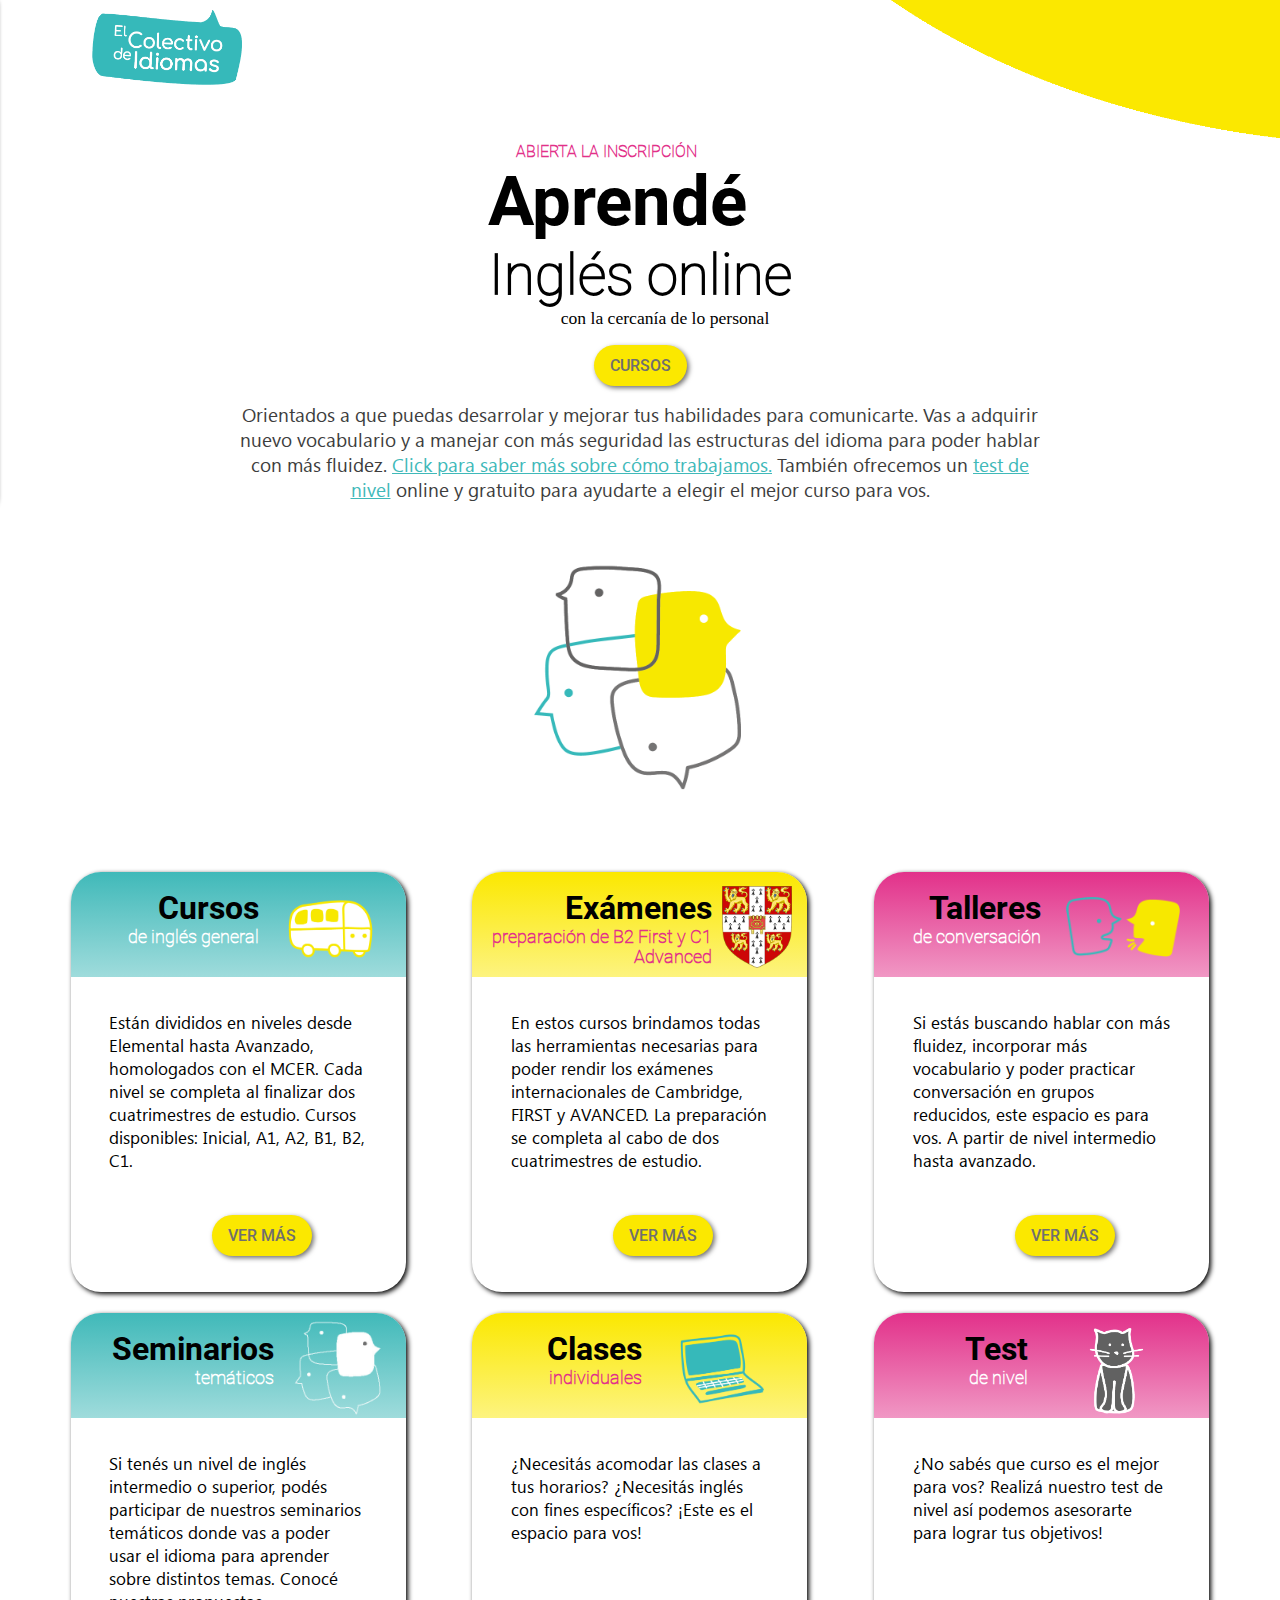
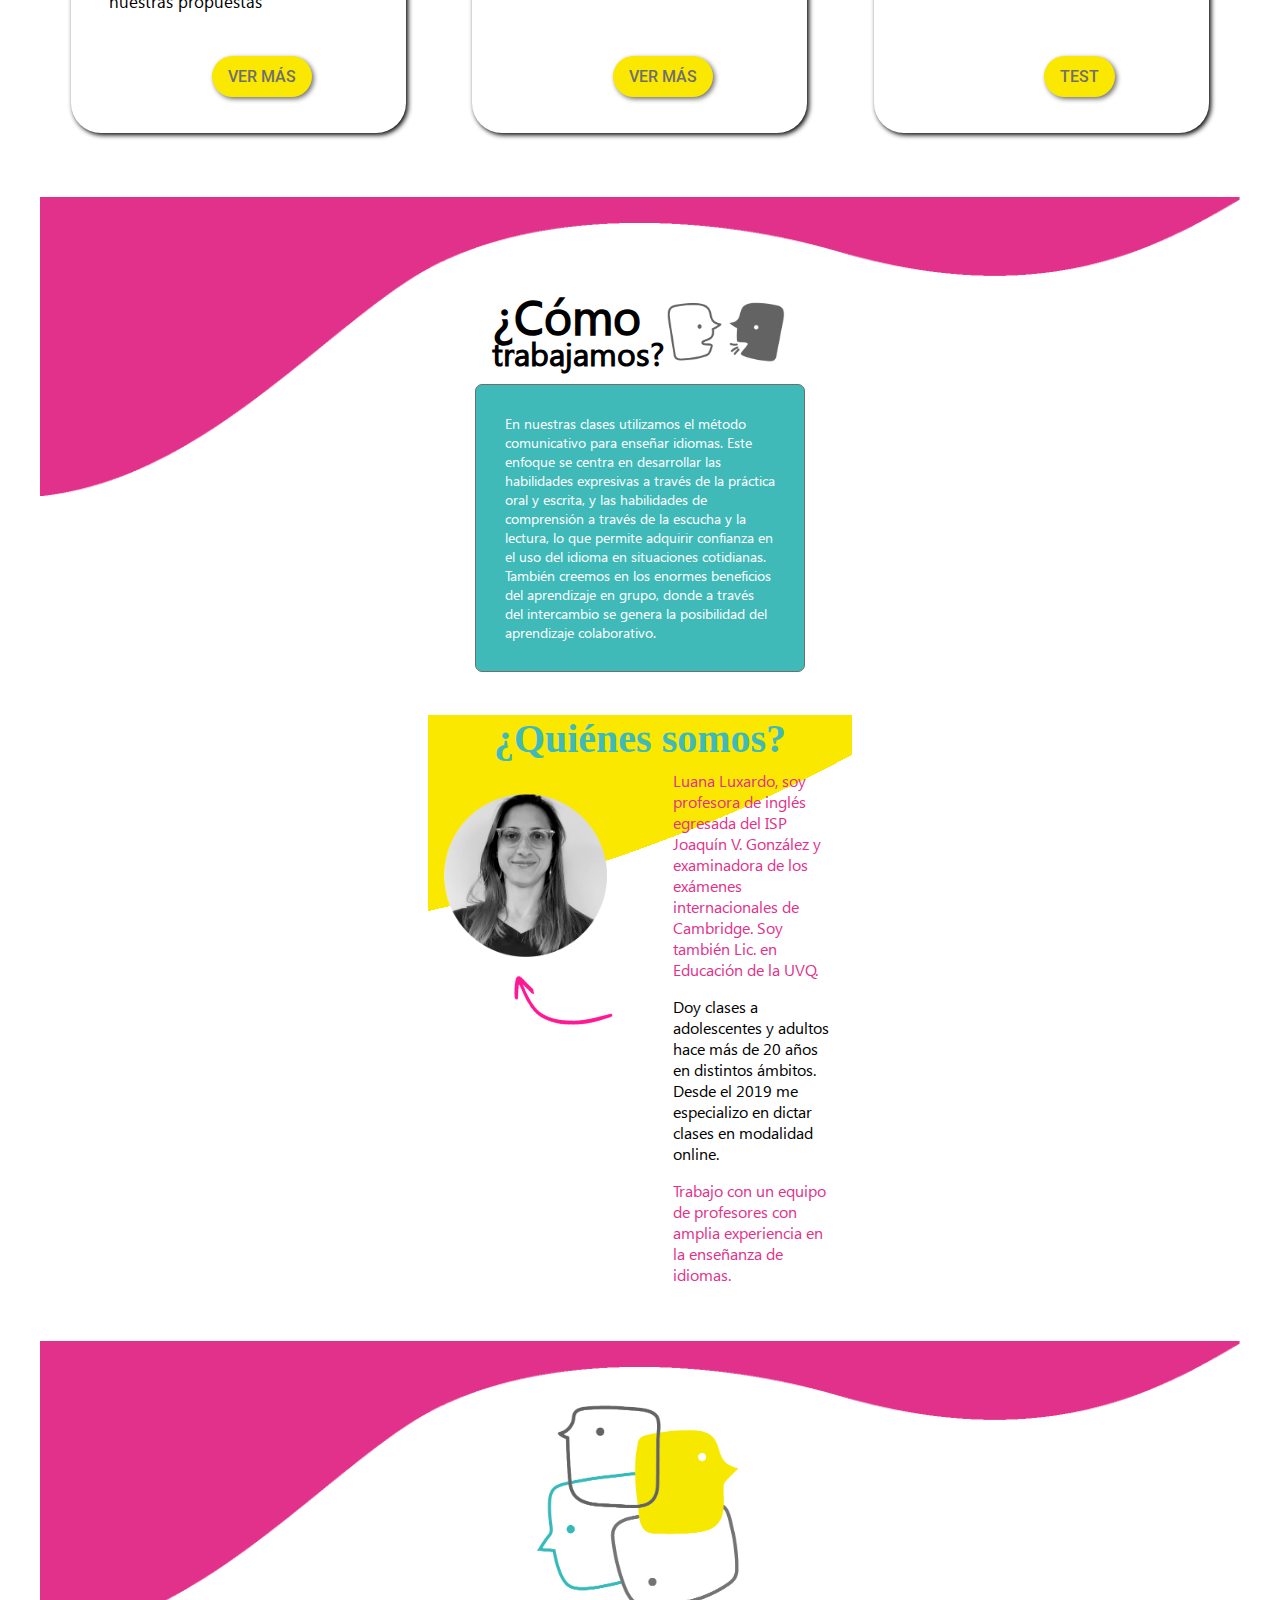
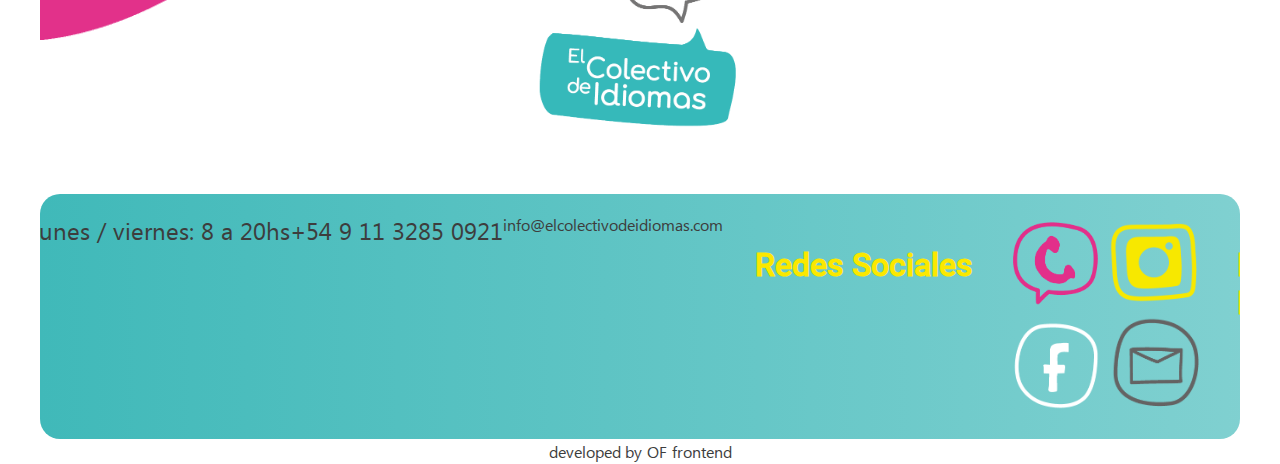
<file: index.html>
<!DOCTYPE html>
<html lang="es">

<head>
  <meta charset="UTF-8" />
  <meta name="viewport" content="width=device-width, initial-scale=1.0" />
  <link rel="stylesheet" href="https://cdnjs.cloudflare.com/ajax/libs/font-awesome/6.4.0/css/all.min.css"
    integrity="sha512-iecdLmaskl7CVkqkXNQ/ZH/XLlvWZOJyj7Yy7tcenmpD1ypASozpmT/E0iPtmFIB46ZmdtAc9eNBvH0H/ZpiBw=="
    crossorigin="anonymous" referrerpolicy="no-referrer" />
  <link rel="stylesheet" href="./css/styles.css" />
  <title>El colectivo de Idiomas</title>
</head>

<body>
  <header>
    <nav>
      <i class="fas fa-solid fa-bars dropdown-icon" id="dropdownIcon"></i>
      <img class="logo" src="img/Logo_ECDI-transparente-03-solo-nombre.png" alt="" />
      <h1 class="clipped">El colectivo de Idiomas</h1>
    </nav>
    <div class="dropdown" id="dropdownContainer">
      <ul class="dropdown__list"></ul>
    </div>
  </header>
  <main>
    <section class="tittle">
      <h3 class="tittle__first">abierta la inscripción</h3>
      <h2 class="tittle__main">aprendé</h2>
      <h2 class="tittle__main--two">Inglés online</h2>
      <span class="tittle__span">con la cercanía de lo personal</span>
      <a href="#coursesCardContainer2" id="courses__btn" class="btn">cursos</a>
      <p class="tittle__paragraph">
        Orientados a que puedas desarrolar y mejorar tus habilidades para
        comunicarte. Vas a adquirir nuevo vocabulario y a manejar con más
        seguridad las estructuras del idioma para poder hablar con más
        fluidez.
        <a href="#learnSection">Click para saber más sobre cómo trabajamos.</a>
        También ofrecemos un
        <a href="./pages/test-de-nivel.html">test de nivel</a> online y
        gratuito para ayudarte a elegir el mejor curso para vos.
      </p>
      <img src="img/Logo_ECDI-transparente-02-solo-caras.png" alt="Logo de El Colectivo de Idiomas" />
    </section>
    <section class="courses">
      <div id="coursesCardContainer2"></div>
      <article class="courses__cards" id="coursesCardContainer"></article>
      <article class="courses__levels" id="cardContainer"></article>
    </section>
    <section class="learn" id="learnSection">
      <!-- <img class="learn__bg" src="./img/violeta.png" alt="" id="learnSection" /> -->
      <article>
        <div class="learn__tittles">
          <h2>¿Cómo<br /><span> trabajamos?</span></h2>
          <div>
            <img class="learn__tittles--chat" src="./img/perfil-vacio.png" alt="" />
            <img class="learn__tittles--chat" src="./img/perfil-relleno.png" alt="" />
          </div>
        </div>
        <p>
          En nuestras clases utilizamos el método comunicativo para enseñar
          idiomas. Este enfoque se centra en desarrollar las habilidades
          expresivas a través de la práctica oral y escrita, y las habilidades
          de comprensión a través de la escucha y la lectura, lo que permite
          adquirir confianza en el uso del idioma en situaciones cotidianas.
          <br />También creemos en los enormes beneficios del aprendizaje en
          grupo, donde a través del intercambio se genera la posibilidad del
          aprendizaje colaborativo.
        </p>
      </article>
    </section>
    <section class="about-us" id="aboutUs">
      <h2>¿Quiénes somos?</h2>
      <img class="about-us__bg" src="./img/amarillo_top.png" alt="" />
      <div class="about-us__container">
        <arcticle class="about-us__luana">
          <img class="about-us__luana--photo" src="./img/luana.png" alt="" />
          <div>
            <p>
              Luana Luxardo, soy profesora de inglés egresada del ISP Joaquín
              V. González y examinadora de los exámenes internacionales de
              Cambridge. Soy también Lic. en Educación de la UVQ.
            </p>
            <p>
              Doy clases a adolescentes y adultos hace más de 20 años en
              distintos ámbitos. Desde el 2019 me especializo en dictar clases
              en modalidad online.
            </p>
            <p style="color: #e2318a">
              Trabajo con un equipo de profesores con amplia experiencia en la
              enseñanza de idiomas.
            </p>
          </div>
          <img class="about-us__luana--arrow" src="./img/flecha.png" alt="" />
        </arcticle>
      </div>
    </section>
  </main>
  <footer class="footer">
    <div class="footer__logo">
      <img src="./img/Logo_ECDI-transparente.png" alt="" />
    </div>
    <div class="footer__info">
      <h3 class="footer__info--tittle">contacto</h3>
      <span class="footer__info--item" style="white-space: nowrap">lunes / viernes: 8 a 20hs</span>
      <span class="footer__info--item" style="white-space: nowrap">+54 9 11 3285 0921</span>
      <span class="footer__info--item email">info@elcolectivodeidiomas.com</span>
      <h3 class="footer__info--tittle" style="white-space: nowrap">
        Redes sociales
      </h3>
      <div class="footer__media">
        <a href="https://wa.me/5491132850921?text=Hola!%20Quisiera%20informaci%C3%B3n%20sobre%20los%20cursos%20de%20ingles."
          target="_blank"><img src="./img/whatsapp-rosa.png" alt="" /></a>
        <a href="https://www.instagram.com/elcolectivodeidiomas/" target="_blank"><img src="./img/ig.png" alt="" /></a>
        <a href="https://www.facebook.com/profile.php?id=100090341718972" target="_blank"><img
            src="./img/facebook.white.png" alt="" /></a>
        <a href="mailto:info@elcolectivodeidiomas.com"><img src="./img/mailto.grey.png" alt="" /></a>
      </div>
      <h3 class="footer__info--tittle">enlaces rápidos</h3>
      <ul class="footer__links">
        <li class="footer__links--item">home</li>
        <li class="footer__links--item">quienes somos</li>
        <li class="footer__links--item">cursos</li>
        <li class="footer__links--item">precios</li>
        <li class="footer__links--item">freebies</li>
      </ul>
    </div>
    <div class="footer__end">
      <p>developed by</p>
      <p>OF</p>
      <p>frontend</p>
    </div>
  </footer>
  <script src="./js/assets/dropdown_nav.js"></script>
  <script src="./js/assets/courses.js"></script>
  <script src="./js/main.js"></script>
</body>

</html>
</file>
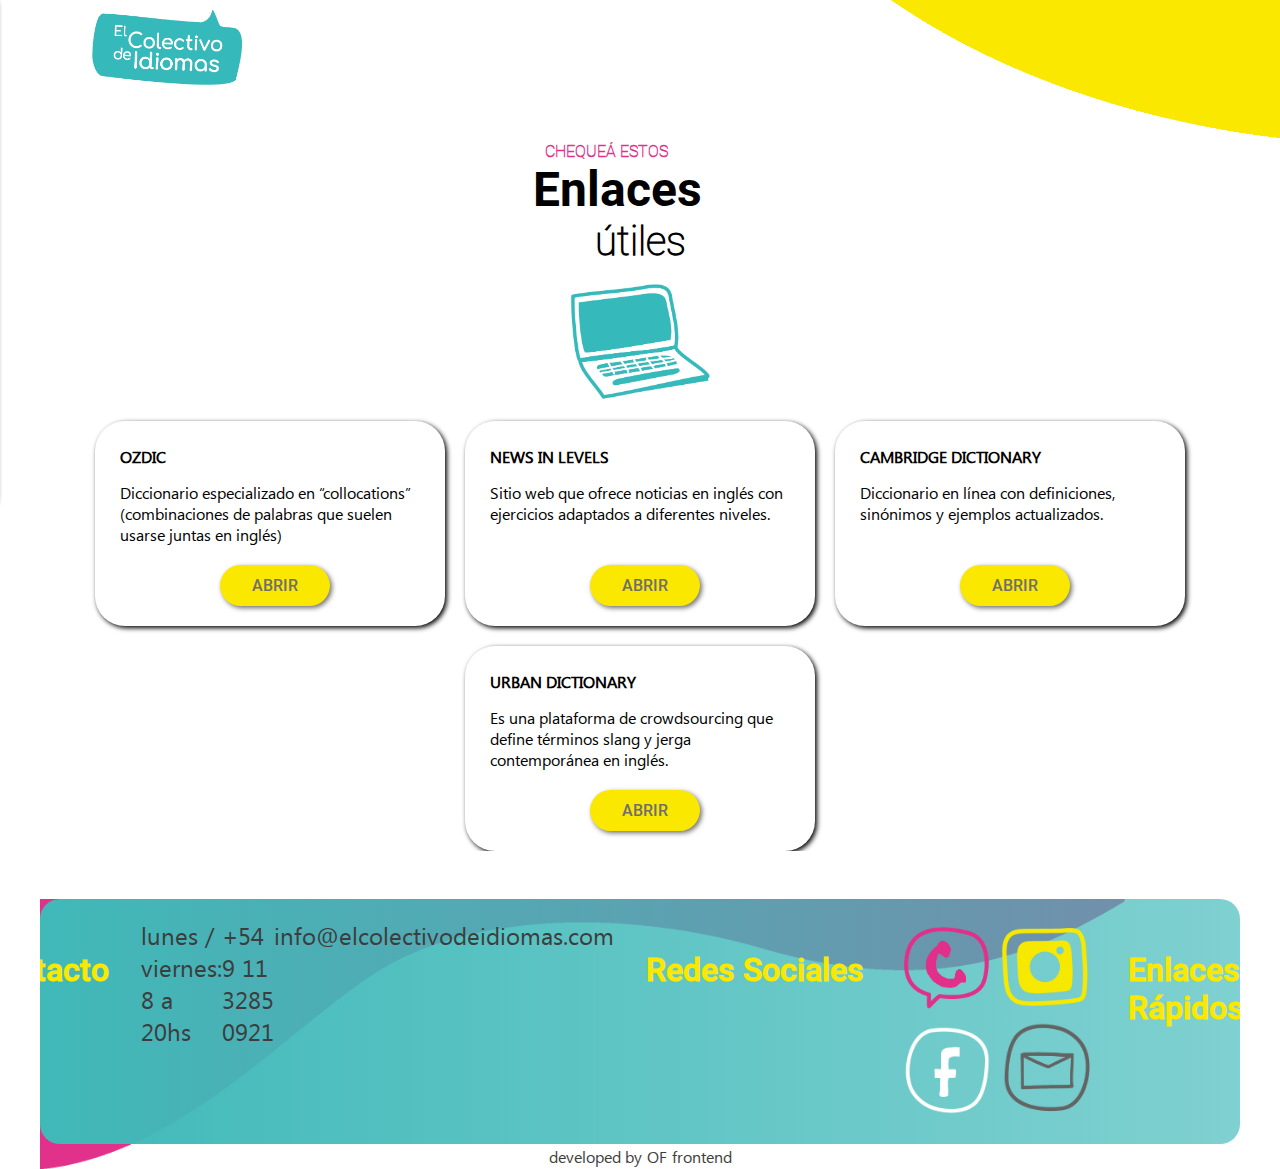
<file: pages/enlaces-utiles.html>
<!DOCTYPE html>
<html lang="es">

<head>
  <meta charset="UTF-8" />
  <meta name="viewport" content="width=device-width, initial-scale=1.0" />
  <link rel="stylesheet" href="https://cdnjs.cloudflare.com/ajax/libs/font-awesome/6.4.0/css/all.min.css"
    integrity="sha512-iecdLmaskl7CVkqkXNQ/ZH/XLlvWZOJyj7Yy7tcenmpD1ypASozpmT/E0iPtmFIB46ZmdtAc9eNBvH0H/ZpiBw=="
    crossorigin="anonymous" referrerpolicy="no-referrer" />
  <link rel="stylesheet" href="../css/styles.css" />
  <title>Enlaces útiles | Inglés | El colectivo de idiomas</title>
</head>

<body>
  <header>
    <nav class="cambridge">
      <i class="fas fa-solid fa-bars dropdown-icon" id="dropdownIcon"></i>
      <img class="logo" src="../img/Logo_ECDI-transparente-03-solo-nombre.png" alt="" />
      <h1 class="clipped">El colectivo de Idiomas</h1>
    </nav>
    <div class="dropdown" id="dropdownContainer">
      <ul class="dropdown__list"></ul>
    </div>
  </header>

  <main class="links">
    <section class="tittle">
      <h3 class="tittle__first">Chequeá estos</h3>
      <h2 class="tittle__main general">Enlaces</h2>
      <h2 class="tittle__main--two links__tittle">útiles</h2>
    </section>
    <div class="cambridge__logo">
      <img src="../img/laptop-verde.png" class="links__img" alt="" />
    </div>
    <section class="links__cards-container">
      <article class="link__card">
        <h4>OZDIC</h4>
        <p>
          Diccionario especializado en “collocations” (combinaciones de palabras que suelen usarse juntas en inglés)

        </p>
        <a href="https://ozdic.com/" target="_blank">Abrir</a>
      </article>
      <article class="link__card">
        <h4>News in levels</h4>
        <p>
          Sitio web que ofrece noticias en inglés con ejercicios adaptados a diferentes niveles.

        </p>
        <a href="https://www.newsinlevels.com/" target="_blank">Abrir</a>
      </article>
      <article class="link__card">
        <h4>Cambridge dictionary</h4>
        <p>
          Diccionario en línea con definiciones, sinónimos y ejemplos actualizados.

        </p>
        <a href="https://dictionary.cambridge.org/" target="_blank">Abrir</a>
      </article>
      <article class="link__card">
        <h4>Urban dictionary</h4>
        <p>
          Es una plataforma de crowdsourcing que define términos slang y jerga contemporánea en inglés.
        </p>
        <a href="https://www.urbandictionary.com/" target="_blank">Abrir</a>
      </article>
    </section>
  </main>
  <footer class="footer">
    <!-- <img class="footer__bg" src="./img/violeta.png" alt=""> -->
    <div class="footer__info">
      <h3 class="footer__info--tittle">contacto</h3>
      <span class="footer__info--item">lunes / viernes: 8 a 20hs</span>
      <span class="footer__info--item">+54 9 11 3285 0921</span>
      <span class="footer__info--item">info@elcolectivodeidiomas.com</span>
      <h3 class="footer__info--tittle" style="white-space: nowrap;">Redes sociales</h3>
      <div class="footer__media">
        <a href="https://wa.me/5491132850921?text=Hola!%20Quisiera%20informaci%C3%B3n%20sobre%20los%20cursos%20de%20ingles."
          target="_blank"><img src="../img/whatsapp-rosa.png" alt="" /></a>
        <a href="https://www.instagram.com/elcolectivodeidiomas/" target="_blank"><img src="../img/ig.png" alt="" /></a>
        <a href="https://www.facebook.com/profile.php?id=100090341718972" target="_blank"><img
            src="../img/facebook.white.png" alt="" /></a>
        <a href="mailto:info@elcolectivodeidiomas.com"><img src="../img/mailto.grey.png" alt="" /></a>
      </div>
      <h3 class="footer__info--tittle">enlaces rápidos</h3>
      <ul class="footer__links">
        <li class="footer__links--item">home</li>
        <li class="footer__links--item">quienes somos</li>
        <li class="footer__links--item">cursos</li>
        <li class="footer__links--item">precios</li>
        <li class="footer__links--item">freebies</li>
      </ul>

    </div>
    <div class="footer__end">
      <p>developed by </p>
      <p> OF </p>
      <p> frontend</p>
    </div>
  </footer>
  <script src="../js/assets/dropdown_nav.js"></script>
  <script src="../js/main.js"></script>
</body>

</html>
</file>
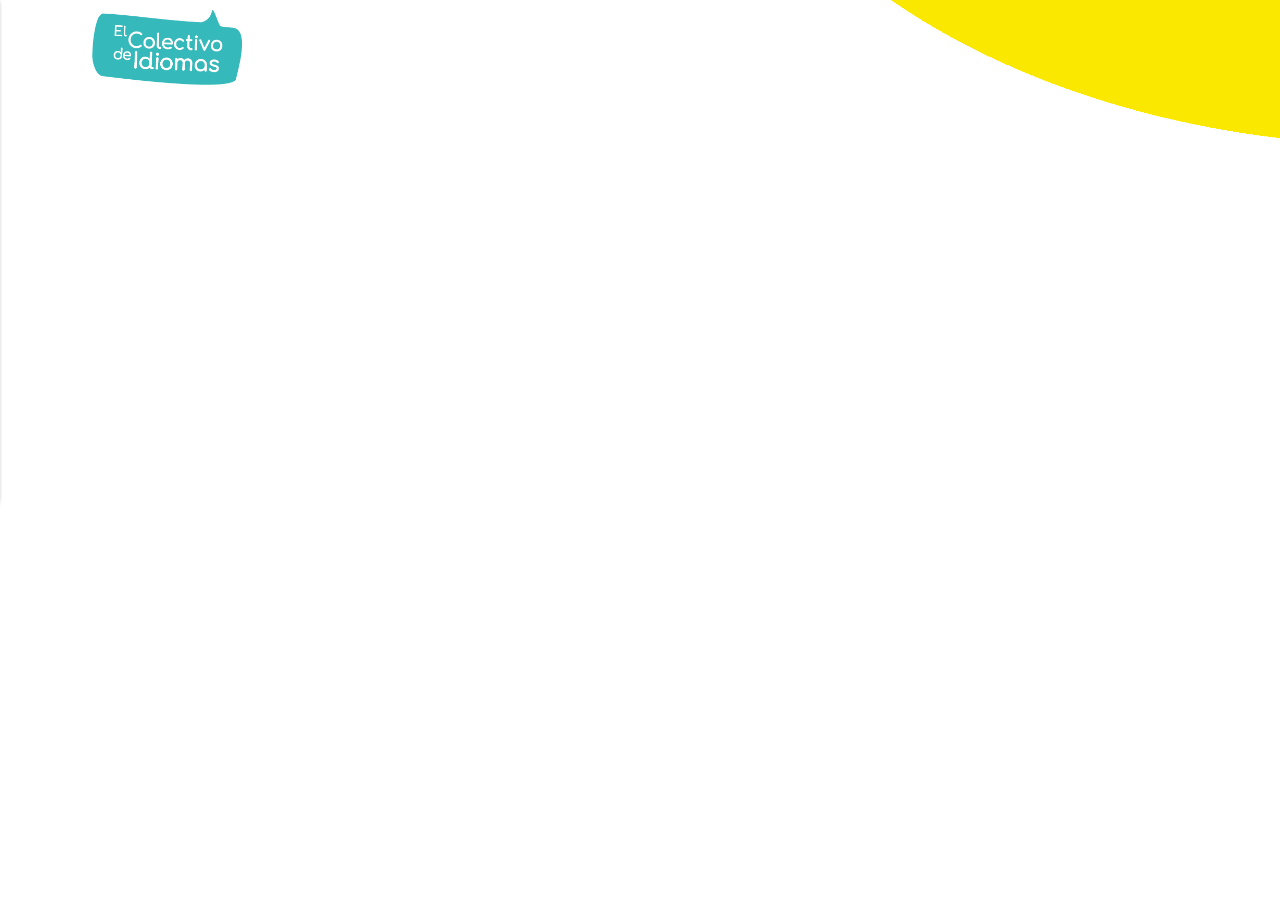
<file: pages/level-courses.html>
<!DOCTYPE html>
<html lang="es">

<head>
    <meta charset="UTF-8">
    <meta name="viewport" content="width=device-width, initial-scale=1.0">
    <link rel="stylesheet" href="https://cdnjs.cloudflare.com/ajax/libs/font-awesome/6.4.0/css/all.min.css"
        integrity="sha512-iecdLmaskl7CVkqkXNQ/ZH/XLlvWZOJyj7Yy7tcenmpD1ypASozpmT/E0iPtmFIB46ZmdtAc9eNBvH0H/ZpiBw=="
        crossorigin="anonymous" referrerpolicy="no-referrer" />
    <link rel="stylesheet" href="../css/styles.css">
    <title>Cursos de inglés general || El colectivo de idiomas</title>
</head>

<body>
    <header>
        <nav>
            <i class="fas fa-solid fa-bars dropdown-icon" id="dropdownIcon"></i>
            <img class="logo" src="../img/Logo_ECDI-transparente-03-solo-nombre.png" alt="">
            <h1 class="clipped">El colectivo de Idiomas</h1>
        </nav>
        <div class="dropdown" id="dropdownContainer">
            <ul class="dropdown__list"></ul>
        </div>
    </header>
    <main id="coursesPage">
        <article class="courses__description " id="coursesCardDescription">
            <div class="courses__description--card display-none" id="descriptionCardA">
                <div class="courses__description--tittle">
                    <h2>a1/a2</h2>
                    <img src="../img/laptop-verde.png" alt="">
                </div>
                <ul class="courses__description--list">
                    <li>Duración: 4 meses.</li>
                    <li>Carga horaria: clases de 1:30 o 1:15hs por semana.</li>
                    <li>Modalidad: ONLINE via Zoom</li>
                    <li>Material de estudio en Google Classroom.</li>
                    <li>Acceso: las clases quedan grabadas para su posterior visualización en caso de ausencia.</li>
                    <li></li>
                </ul>
                <button class="btn">precios</button>
            </div>
            <div class="courses__description--card display-none" id="descriptionCardB">
                <div class="courses__description--tittle">
                    <h2></h2>
                    <img src="../img/laptop-verde.png" alt="">
                </div>
                <ul class="courses__description--list">
                    <li></li>
                    <li></li>
                    <li></li>
                    <li></li>
                    <li></li>
                    <li></li>
                </ul>
                <button class="btn">precios</button>
            </div>
            <div class="courses__description--card display-none" id="descriptionCardC">
                <div class="courses__description--tittle">
                    <h2></h2>
                    <img src="../img/laptop-verde.png" alt="">
                </div>
                <ul class="courses__description--list">
                    <li></li>
                    <li></li>
                    <li></li>
                    <li></li>
                    <li></li>
                    <li></li>
                </ul>
                <button class="btn">precios</button>
            </div>
        </article>
        <article class="courses__cards" id="coursesCardContainer"></article>
    </main>

    <script src="../js/assets/dropdown_nav.js"></script>
    <script src="../js/assets/level_cards.js"></script>
    <script src="../js/main.js"></script>
</body>

</html>
</file>
<file: css/styles.css>
* {
  margin: 0px;
  padding: 0px;
  color: #000000;
  box-sizing: border-box;
  scroll-behavior: smooth;
  font-family: 'segoe';
}

@font-face {
  font-family: "Roboto thin";
  src: url("../fonts/roboto/Roboto-Thin.ttf");
}

@font-face {
  font-family: "Roboto bold";
  src: url("../fonts/roboto/Roboto-Bold.ttf");
}

@font-face {
  font-family: "Roboto medium";
  src: url("../fonts/roboto/Roboto-Medium.ttf");
}

@font-face {
  font-family: "segoe";
  src: url("../fonts/SEGOEUI.TTF");
}

@font-face {
  font-family: "comfortaa";
  src: url(../fonts/comfortaa/Comfortaa-Regular.ttf);
}

.clipped {
  clip: rect(0 0 0 0);
  border: 0;
  -webkit-clip-path: inset(50%);
  clip-path: inset(50%);
  display: block;
  margin: 0 -1px -1px 0;
  overflow: hidden;
  padding: 0;
  position: absolute;
  z-index: -1;
}

.display-none {
  display: none;
}

@keyframes opacity1 {
  0% {
    opacity: 1;
  }

  100% {
    opacity: 0;
  }
}

@keyframes opacity0 {
  0% {
    opacity: 0;
  }

  100% {
    opacity: 1;
  }
}

/* SPINNER */
.loader {
  position: relative;
  width: 54px;
  height: 54px;
  border-radius: 10px;
}

.loader div {
  width: 8%;
  height: 24%;
  background: rgb(128, 128, 128);
  position: absolute;
  left: 50%;
  top: 30%;
  opacity: 0;
  border-radius: 50px;
  box-shadow: 0 0 3px rgba(0, 0, 0, 0.2);
  animation: fade458 1s linear infinite;
}

@keyframes fade458 {
  from {
    opacity: 1;
  }

  to {
    opacity: 0.25;
  }
}

.loader .bar1 {
  transform: rotate(0deg) translate(0, -130%);
  animation-delay: 0s;
}

.loader .bar2 {
  transform: rotate(30deg) translate(0, -130%);
  animation-delay: -1.1s;
}

.loader .bar3 {
  transform: rotate(60deg) translate(0, -130%);
  animation-delay: -1s;
}

.loader .bar4 {
  transform: rotate(90deg) translate(0, -130%);
  animation-delay: -0.9s;
}

.loader .bar5 {
  transform: rotate(120deg) translate(0, -130%);
  animation-delay: -0.8s;
}

.loader .bar6 {
  transform: rotate(150deg) translate(0, -130%);
  animation-delay: -0.7s;
}

.loader .bar7 {
  transform: rotate(180deg) translate(0, -130%);
  animation-delay: -0.6s;
}

.loader .bar8 {
  transform: rotate(210deg) translate(0, -130%);
  animation-delay: -0.5s;
}

.loader .bar9 {
  transform: rotate(240deg) translate(0, -130%);
  animation-delay: -0.4s;
}

.loader .bar10 {
  transform: rotate(270deg) translate(0, -130%);
  animation-delay: -0.3s;
}

.loader .bar11 {
  transform: rotate(300deg) translate(0, -130%);
  animation-delay: -0.2s;
}

.loader .bar12 {
  transform: rotate(330deg) translate(0, -130%);
  animation-delay: -0.1s;
}

/* FIN SPINNER */

.btn,
.links .link__card a {
  background-color: #fbe800;
  padding: 0.7rem 1rem;
  width: fit-content;
  border: none;
  border-radius: 25px;
  text-transform: uppercase;
  color: #706f6f;
  font-size: 1rem;
  font-family: "roboto medium";
  text-align: center;
  margin: 1rem 4rem;
  cursor: pointer;
  box-shadow: 2px 2px 5px;
}

.btn:active,
.links .link__card a:active {
  box-shadow: 1px 1px 1px;
}

.cambridge__logo .img {
  margin: 30px;
  width: 100px;
}

.cambridge__card {
  width: 335px;
  height: 434px;
  margin: 10px auto 0 auto;
  border-radius: 30px;
  display: grid;
  align-items: center;
  grid-template-columns: repeat(2, 1fr);
  grid-template-rows: 2fr 9fr 2fr;
  box-shadow: 2px 2px 5px;
  background-image: linear-gradient(180deg,
      #e2318a 0% 17%,
      transparent 15% 100%);
}

#pricesCamb {
  background-image: none;
}

.cambridge__card h2 {
  justify-self: center;
  font-size: 2rem;
  white-space: nowrap;
  grid-column: 1/3;
  grid-row: 1/2;
  padding-right: 100px;
  padding-top: 5px;
  line-height: 0.9;
}

.cambridge__card ul {
  grid-column: 1/3;
  padding: 17px 45px;
  font-family: "segoe";
  align-self: flex-start;
}

.cambridge__card img {
  width: 60%;
  justify-self: end;
  padding-right: 20px;
  grid-column: 2/3;
  grid-row: 1/2;
}

.cambridge__card .price {
  grid-column: 1/3;
  justify-self: center;
  display: flex;
  flex-direction: column;
  justify-content: center;
  align-items: center;
  gap: 30px;
}

.cambridge__card .price p {
  place-self: center;
  font-family: "segoe" sans-serif;
  font-size: 1.2rem;
}

.cambridge__card .price .checkbox {
  margin-right: 20px;
}

.cambridge__card div .price-container {
  display: flex;
  flex-direction: column;
  justify-content: center;
  align-items: center;
  gap: 10px;
  width: 300px;
  height: 150px;
  border-radius: 70px;
  box-shadow: 1px 1px 5px;
}

.cambridge__card div .price-container .div {
  display: flex;
  flex-direction: row;
  justify-content: center;
  align-items: baseline;
  gap: 5px;
}

.cambridge__card div .price-container .div h3 {
  font-size: 1rem;
}

.cambridge__card div .price-container .div span {
  font-size: 1.5rem;
}

.cambridge__buttons {
  display: flex;
  grid-column: 1/3;
}

.cambridge__buttons button {
  margin: 0 auto;
}

.cambridge__buttons button:nth-child(1) {
  margin: 0 5px 0 60px;
}

.cambridge__buttons button:nth-child(2) {
  margin: 0 60px 0 5px;
}

.cambridge__courses {
  display: flex;
  flex-wrap: wrap;
  gap: 20px;
}

.conversation__img {
  margin: 0px;
  width: 150px;
}

.conversation__list {
  font-family: "segoe", sans-serif;
  font-size: 1.2rem;
  margin-bottom: 30px;
  list-style-type: disclosure-closed;
}

.conversation__list li:before {
  color: red;
}

.cambridge__card.individuals {
  height: 300px;
  background-image: linear-gradient(180deg,
      #40b9b9 0% 20%,
      transparent 20% 100%);
}

.cambridge__card.individuals h2 {
  font-size: 1.8rem;
}

.cambridge__card.individuals button {
  margin: 50px auto;
}

.links__img {
  margin: 10px auto;
  width: 150px;
}

.links__cards-container {
  display: flex;
  flex-direction: row;
  justify-content: center;
  align-items: center;
  gap: 20px;
  flex-wrap: wrap;
}

.links .link__card {
  border-radius: 30px;
  box-shadow: 2px 2px 5px;
  padding: 25px;
  height: 205px;
  width: 350px;
  display: flex;
  flex-direction: column;
  justify-content: start;
  position: relative;
}

.links .link__card p {
  width: 300px;
  font-family: "segoe", sans-serif;
  margin: 15px auto;
}

.links .link__card h4 {
  text-transform: uppercase;
}

.links .link__card a {
  text-decoration: none;
  padding: 0.7rem 2rem;
  margin-left: 100px;
  margin-bottom: 50px;
  place-self: start;
  position: absolute;
  bottom: -30px;
}

.dropdown {
  width: 280px;
  height: fit-content;
  background-color: whitesmoke;
  box-shadow: 2px 2px 5px;
  border-radius: 0 0 15px 0;
  position: absolute;
  top: 0;
  z-index: 1;
  left: -285px;
  transition: transform 1s ease-in-out;
}

.dropdown__list {
  margin: 135px 20px;
  list-style: none;
  font-size: 2rem;
  display: grid;
  grid-template-rows: repeat(6, 40px);
  align-items: start;
}

.dropdown__list li {
  margin: 5px 0;
}

.dropdown__list li a {
  color: #706f6f;
  text-decoration: none;
  font-family: "segoe", sans-serif;
  text-transform: capitalize;
  white-space: nowrap;
  transition: all 0.3s ease-in-out;
}

.dropdown__list li a:hover,
.dropdown__list li a:active {
  font-size: 1.1em;
  color: #e2318a;
  transition: all 0.1s ease-in-out;
}

.dropdown__list--more {
  font-size: 0.9rem;
  font-family: "segoe", sans-serif;
  text-transform: capitalize;
  list-style-type: none;
  padding: 1px 30px;
  white-space: nowrap;
}

.dropdown__list-open {
  margin: 135px 20px;
  list-style: none;
  font-size: 2rem;
  display: grid;
  grid-template-rows: repeat(3, 40px) 130px repeat(3, 40px);
  align-items: start;
  transition: all 1s ease-in-out;
}

.dropdown__active {
  transition: transform 1s ease-in;
  transform: translateX(285px);
}

.dropdown {
  width: 280px;
  height: fit-content;
  background-color: whitesmoke;
  box-shadow: 2px 2px 5px;
  position: absolute;
  top: 0;
  z-index: 1;
  left: -285px;
  transition: transform 1s ease-in-out;
}

.courses__description {
  display: flex;
  flex-direction: row;
  justify-content: center;
  align-items: center;
  gap: 25px;
  flex-wrap: wrap;
}

.courses__description--tittle {
  display: flex;
  flex-direction: row;
  justify-content: center;
  align-items: center;
  gap: 25px;
  font-family: "roboto bold";
  font-size: 2rem;
  text-transform: uppercase;
}

.courses__description--tittle h2 {
  color: #e2318a;
}

.courses__description--tittle img {
  width: 150px;
}

.courses__description--card {
  display: flex;
  flex-direction: column;
  justify-content: center;
  align-items: center;
  gap: 15px;
  box-shadow: 2px 2px 5px;
  max-width: 400px;
  width: 335px;
  height: 434px;
  margin: 15px auto;
  border-radius: 30px;
  align-content: center;
}

.courses__description--card .btn,
.courses__description--card .links .link__card a,
.links .link__card .courses__description--card a {
  margin: 0 0 20px;
}

.courses__description--list {
  font-family: "segoe";
  width: 80%;
  margin-bottom: 15px;
}

.courses__description--list a {
  color: #40b9b9;
}

.courses__description--price {
  display: grid;
  justify-items: center;
  row-gap: 10px;
}

.courses__description--price h2 {
  font-family: "roboto bold";
  font-size: 2.3rem;
  line-height: 20px;
  margin-bottom: 40px;
}

.courses__description--price h2 span {
  font-family: "roboto thin";
  font-size: 1rem;
  padding-left: 10px;
}

.courses__description--price .paragraph {
  font-family: "segoe";
  width: 70%;
  text-align: center;
  margin: 0px 0;
}

.courses__description--price .price-container {
  display: flex;
  flex-direction: row;
  justify-content: space-evenly;
  align-items: center;
  gap: 20px;
  width: 300px;
  height: 50px;
  border-radius: 30px;
  box-shadow: 2px 2px 5px;
  margin: 5px auto;
}

.courses__description--price .price-container p {
  font-family: "segoe";
}

.courses__description--price .price-container span {
  font-size: 1.2rem;
  font-weight: 600;
}

.courses__description--price .price-container button {
  margin-right: 25px;
  background-color: transparent;
  border: none;
  font-size: 1.4rem;
  cursor: pointer;
}

.courses__description--price .btn-container {
  display: flex;
  flex-direction: row;
  justify-content: center;
  align-items: center;
  gap: 0;
  width: 80%;
}

.courses__description--price .btn-container .btn,
.courses__description--price .btn-container .links .link__card a,
.links .link__card .courses__description--price .btn-container a {
  margin: 3em 0.5em 0 0.5em;
}

.courses__description--price .checkbox {
  padding-top: 0px;
}

.courses__description--price .checkbox span {
  font-family: "segoe";
  font-size: 0.9rem;
}

#prices,
#prices-ind,
#prices-conversation,
#schedule,
#pricesCamb,
#scheduleCamb,
#schedule-conversation {
  display: flex;
  flex-direction: column;
  justify-content: center;
  align-items: center;
  gap: 10px;
  box-shadow: 2px 2px 5px;
  max-width: 400px;
  width: 335px;
  height: 434px;
  margin: 10px auto;
  border-radius: 30px;
  align-content: center;
}

#prices h2,
#schedule h2,
#scheduleCamb h2,
#schedule-conversation h2 {
  font-family: "roboto bold";
  font-size: 2.3rem;
  line-height: 20px;
  margin: 20px 0;
}

#prices img,
#schedule img,
#scheduleCamb img,
#schedule-conversation img {
  width: 100px;
}

#schedule .sc1,
#scheduleCamb .sc1,
#schedule-conversation .sc1 {
  color: #e2318a;
  font-size: 2.3rem;
}

#schedule .sc2,
#scheduleCamb .sc2,
#schedule-conversation .sc2 {
  font-size: 2rem;
  color: #706f6f;
  text-wrap: nowrap;
}

#schedule .sc3,
#scheduleCamb .sc3,
#schedule-conversation .sc3 {
  font-size: 1.8rem;
}

#schedule .price-container,
#scheduleCamb .price-container,
#schedule-conversation .price-container {
  display: flex;
  flex-direction: row;
  justify-content: center;
  align-items: center;
  gap: 8px;
}

.card0,
.card1,
.card2,
.card {
  max-width: 400px;
  width: 335px;
  height: fit-content;
  margin: 0 auto 1rem auto;
  padding: 5px;
  border-radius: 30px;
  box-shadow: 2px 2px 5px;
  display: grid;
  grid-template-columns: repeat(6, 55.83px);
  grid-template-rows: repeat(3, 80px);
  grid-template-areas: "tittle tittle tittle names names names" "specs specs specs specs imgBtn imgBtn" "specs specs specs specs imgBtn imgBtn";
  background-image: linear-gradient(180deg,
      #40b9b9 0% 38%,
      transparent 38% 100%);
}

.card0__tittle,
.card1__tittle,
.card2__tittle,
.card__tittle {
  grid-area: tittle;
  padding-right: 1em;
}

.card0__tittle--one,
.card1__tittle--one,
.card2__tittle--one,
.card__tittle--one {
  font-size: 2rem;
  color: #e2318a;
  justify-self: end;
  text-transform: uppercase;
  text-align: end;
}

.card0__tittle--two,
.card1__tittle--two,
.card2__tittle--two,
.card__tittle--two {
  font-size: 1rem;
  font-family: "Roboto thin";
  text-transform: uppercase;
  text-align: end;
}

.card0__type,
.card1__type,
.card2__type,
.card__type {
  grid-area: tittle;
}

.card0__course-names,
.card1__course-names,
.card2__course-names,
.card__course-names {
  grid-area: names;
  position: relative;
}

.card0__course-names img,
.card1__course-names img,
.card2__course-names img,
.card__course-names img {
  width: 146px;
}

.card0__course-names span,
.card1__course-names span,
.card2__course-names span,
.card__course-names span {
  position: absolute;
  top: 23%;
  left: 18%;
  font-size: 1.4rem;
  text-transform: uppercase;
}

.card0 ul,
.card1 ul,
.card2 ul,
.card ul {
  width: 250px;
  grid-area: specs;
  padding: 20px 35px;
  font-family: "segoe", sans-serif;
}

.card0__img-btn,
.card1__img-btn,
.card2__img-btn,
.card__img-btn {
  display: flex;
  flex-direction: column;
  justify-content: space-evenly;
  align-items: center;
  gap: 0;
  grid-area: imgBtn;
}

.card0__img-btn img,
.card1__img-btn img,
.card2__img-btn img,
.card__img-btn img {
  width: 70px;
  place-self: flex-start;
  margin-top: 15px;
}

.card0__img-btn button,
.card1__img-btn button,
.card2__img-btn button,
.card__img-btn button {
  place-self: end;
  margin-top: -5px;
  margin-right: 33px;
}

.display-none {
  display: none;
}

.opacity1 {
  animation: opacity1 1010ms ease-in-out;
}

.opacity0 {
  animation: opacity0 1s ease-in-out;
}

.courses__card-container {
  max-width: 400px;
  width: 335px;
  height: 420px;
  margin: 0 auto 1rem auto;
  padding: 5px;
  border-radius: 30px;
  box-shadow: 2px 2px 5px;
  position: relative;
}

.courses__card-header {
  display: grid;
  grid-template-columns: repeat(2, auto);
  grid-template-rows: repeat(2, 50px);
}

.courses img {
  grid-row: -3/-1;
  grid-column: 2/3;
  width: 90px;
  justify-self: center;
  align-self: center;
}

.courses h4 {
  font-family: "Roboto bold";
  font-size: 2rem;
  text-transform: capitalize;
  align-self: end;
  justify-self: end;
  margin-top: 15px;
}

.courses h5 {
  font-family: "Roboto thin";
  font-size: 1.1rem;
  text-align: end;
}

.courses p {
  margin: 2em 2em;
  font-family: "segoe";
  font-size: 1.05em;
}

.courses .btn,
.courses .links .link__card a,
.links .link__card .courses a {
  position: absolute;
  bottom: 20px;
  right: 30px;
}

#div0 h5,
#div2 h5,
#div3 h5,
#div5 h5 {
  color: white;
}

#div1 h5,
#div4 h5 {
  color: #e2318a;
}

#div1 img {
  padding: 10px;
}

#div2 img {
  width: 70%;
}

#div5 img {
  padding: 10px;
}

#div2 h4 {
  padding-left: 50px;
}

body {
  max-width: 1200px;
  overflow-x: hidden;
}

main {
  display: flex;
  flex-direction: column;
  justify-content: center;
  align-items: center;
  gap: 0;
  overflow-x: hidden;
}

/* main*/
.tittle {
  width: 90vw;
  display: flex;
  flex-direction: column;
  justify-content: center;
  align-items: center;
  gap: 0;
}

.tittle #courses__btn {
  text-decoration: none;
}

.tittle__first {
  font-family: "Roboto thin";
  font-size: 1rem;
  text-transform: uppercase;
  color: #e2318a;
  margin-left: 20px;
  padding-right: 87px;
}

.tittle__main {
  font-family: "Roboto bold";
  font-size: 4.3rem;
  text-transform: capitalize;
  font-weight: bolder;
  padding-right: 45px;
}

.tittle__main.general {
  font-size: 3rem;
}

.tittle__main--two {
  font-family: "Roboto thin";
  font-size: 3.5rem;
}

.tittle__main--two.general {
  font-size: 2rem;
  margin-bottom: 1em;
}

.tittle__main--two.cambridge {
  font-size: 1.5rem;
  text-align: center;
}

.tittle__main--two.links__tittle {
  font-size: 2.5rem;
}

.tittle__span {
  font-family: "Roboto light";
  padding-left: 50px;
  font-size: 1.1rem;
}

.tittle__paragraph,
.courses__paragraph {
  font-family: "segoe", sans-serif;
  width: 65vw;
  max-width: 800px;
  font-size: 1.2rem;
  text-align: center;
  color: #3d3d3d;
  place-self: center;
}

.tittle__paragraph a,
.courses__paragraph a {
  color: #40b9b9;
}

.tittle img {
  width: 350px;
  place-self: center;
}

/* --main*/
nav {
  display: flex;
  flex-direction: row;
  justify-content: left;
  align-items: start;
  gap: 0;
  width: 100vw;
  height: 150px;
  background-image: url(../img/amarillo_top.png);
  background-position: center top;
  background-size: 100%;
  background-repeat: no-repeat;
  padding: 10px 20px;
  z-index: 2;
  position: relative;
}

.nav-container a {
  text-decoration: none;
}

.logo {
  width: 150px;
}

.dropdown-icon {
  color: #e2318a;
  margin: 1rem;
  font-size: 2rem;
  cursor: pointer;
}

#coursesCardContainer2 {
  height: 20px;
}

.courses {
  width: 100%;
}

.courses__cards {
  display: flex;
  flex-direction: row;
  justify-content: center;
  align-items: center;
  gap: 5px;
  flex-wrap: wrap;
}

.courses__main {
  display: flex;
  flex-direction: column;
  justify-content: center;
  align-items: center;
  gap: 0;
}

.courses__main img {
  width: 130px;
  margin: 30px 0 30px 0;
}

.courses__tittle {
  font-family: "Roboto bold";
  font-size: 3rem;
  place-self: end;
  margin: 10px 30px 0 0;
  text-transform: capitalize;
}

.courses__span {
  font-family: "Roboto thin";
  font-size: 1.5rem;
  place-self: end;
  margin: 0 30px 30px 0;
}

.courses__span em {
  font-style: unset;
  color: #e2318a;
}

.courses__levels {
  width: 90%;
  margin: 0 auto;
}

.learn {
  padding-top: 80px;
  overflow: hidden;
  width: 100%;
  margin: 3em 0 0 0;
  background-image: url(../img/violeta.png);
  background-size: contain;
  background-repeat: no-repeat;
}

.learn__bg {
  width: 100vw;
  position: absolute;
  left: 0px;
  z-index: -1;
}

.learn article {
  display: flex;
  flex-direction: column;
  justify-content: center;
  align-items: center;
  gap: 0;
}

.learn__tittles {
  display: flex;
  flex-direction: row;
  justify-content: center;
  align-items: center;
  gap: 0;
  margin-top: 20px;
}

.learn__tittles h2 {
  font-size: 3rem;
  line-height: 31px;
}

.learn__tittles span {
  font-size: 2rem;
}

.learn__tittles--chat {
  width: 60px;
}

.learn p {
  font-family: "segoe", sans-serif;
  font-size: 0.9em;
  width: 330px;
  color: white;
  background-color: #40b9b9;
  padding: 2em;
  margin: 1em 0 3em 0;
  border-radius: 7px;
  border: 1px solid #706f6f;
}

.about-us {
  display: flex;
  flex-direction: column;
  justify-content: center;
  align-items: center;
  gap: 0;
  position: relative;
  overflow: hidden;
}

.about-us__bg {
  position: absolute;
  transform: scale(-1, 1) translate(-750px, -225px);
  z-index: -1;
}

.about-us h2 {
  color: #40b9b9;
  font-family: "roboto";
  font-size: 2.5rem;
}

.about-us__luana {
  display: flex;
  flex-direction: row;
  justify-content: center;
  align-items: center;
  gap: 0;
}

.about-us__luana--photo {
  width: 187px;
  padding: 2em 0.5em 1em 1em;
  place-self: flex-start;
}

.about-us__luana p {
  width: 187px;
  padding: 0.5em 1em 0.5em 0.5em;
}

.about-us__luana p:nth-child(1) {
  color: #e2318a;
}

.about-us__luana--arrow {
  width: 110px;
  position: absolute;
  top: 240px;
  left: 75px;
  transform: rotate(30deg);
}

.about-us__emilia {
  display: flex;
  flex-direction: row;
  justify-content: center;
  align-items: center;
  gap: 0;
}

.about-us__emilia--photo {
  width: 187px;
  padding: 2em 1em 1em 0.5em;
  place-self: flex-start;
}

.about-us__emilia p {
  width: 187px;
  padding: 0.5em 0.1em 0.5em 1em;
}

.about-us__emilia p:nth-child(1) {
  color: #e2318a;
}

.about-us__arrow {
  width: 110px;
  position: absolute;
  top: 595px;
  left: 170px;
  transform: scale(-1, 1) rotate(30deg);
}

.footer {
  width: 100%;
  margin: 3em 0 0 0;
  overflow: hidden;
  background-image: url(../img/violeta.png);
  background-size: contain;
  background-repeat: no-repeat;
}

.footer__bg {
  width: 1200px;
  position: absolute;
  z-index: -1;
  overflow-x: hidden;
}

.footer__logo {
  width: 350px;
  margin: 0px auto;
}

.footer__logo img {
  width: 100%;
}

.footer__info {
  display: flex;
  flex-direction: column;
  justify-content: center;
  align-items: center;
  gap: 0;
  border-radius: 20px;
  background-color: #40b9b9;
  background: -moz-linear-gradient(90deg, rgba(64, 185, 185, 1) 0%, rgba(64, 185, 185, 0.6671043417366946) 100%);
  background: -webkit-linear-gradient(90deg, rgba(64, 185, 185, 1) 0%, rgba(64, 185, 185, 0.6671043417366946) 100%);
  background: linear-gradient(90deg, rgba(64, 185, 185, 1) 0%, rgba(64, 185, 185, 0.6671043417366946) 100%);
  filter: progid:DXImageTransform.Microsoft.gradient(startColorstr="#40b9b9", endColorstr="#40b9b9", GradientType=1);
}

.footer__info img {
  width: 100px;
  cursor: pointer;
}

.footer__info span {
  font-family: "Segoe UI", "segoe", Tahoma, Geneva, Verdana, sans-serif;
  color: #3d3d3d;
}

.footer__info--item {
  font-size: 1.5em;
}

.footer__info--item.email {
  font-size: 1em !important;
}

.footer__info--tittle {
  font-family: "Roboto medium";
  font-size: 2rem;
  margin: 1em;
  text-transform: capitalize;
  color: #fbe800;
}

.footer__contacto,
.footer__contacto div {
  display: flex;
  flex-direction: column;
}

.footer__contacto h3 {
  text-align: center;
}


.footer__links {
  list-style-type: none;
  margin-bottom: 2em;
}

.footer__links--item {
  font-family: "Segoe UI", "segoe", Tahoma, Geneva, Verdana, sans-serif;
  font-size: 1em;
  text-transform: capitalize;
  text-align: center;
  line-height: 1.5em;
  color: #3d3d3d;
}

.footer__end {
  height: 25px;
  display: flex;
  flex-direction: row;
  justify-content: center;
  align-items: center;
  gap: 5px;
}

.footer__end p {
  color: #3d3d3d;
}

.footer__media {
  display: grid;
  grid-template-columns: repeat(2, auto);
}

.footer__media a {
  place-self: center;
}

/* LOGIN and manage*/
.sched-container,
.sched-container.camb {
  margin: 10px;
  max-width: 330px;
}

.course__sched,
.sched-container.camb {
  display: flex;
  flex-direction: column;
}

.login div {
  border: 3px dotted red;
  padding: 15px;
}

/* LOGIN and manage*/

/* TEST DE NIVEL */
.test-nivel {
  font-family: "Segoe UI", Tahoma, Geneva, Verdana, sans-serifS, sans-serif;
  /* background-color: #666666; */
  margin: 0 auto;
  padding: 0;
}

.container-test {
  max-width: 800px;
  margin: 0 auto 50px auto;
  padding: 20px;
  background-color: #ffffff;
  border-radius: 8px;
  box-shadow: 0 0 10px rgba(0, 0, 0, 0.1);
  display: flex;
  flex-direction: column;
  gap: 30px;
}

.container-test h1 {
  text-align: center;
  color: #e2318a;
  border-radius: 30px;
  box-shadow: 2px 2px 5px black;
  width: fit-content;
  padding: 15px;
  margin: 0 auto;
}

.container-test p {
  font-size: 1.1em;
  color: #666666;
  text-align: center;
  margin: 10px;
}

.container-test form {
  display: flex;
  flex-direction: column;
  gap: 30px;
}

.question {
  margin-bottom: 20px;
}

.question h2 {
  font-size: 1.2em;
  color: #40b9b9;
}

.question p {
  font-size: 1em;
  color: #666666;
  margin-bottom: 25px;
  display: inline;
}

#quiz-form label {
  display: block;
  font-size: 1em;
  color: #333333;
  margin: 5px 30px;
}

#quiz-form img {
  width: 25%;
  margin: 0 auto;
}

#quiz-form .h2 {
  text-align: center;
  margin: 0 auto;
  font-size: 1em;
  margin-top: 50px;
}

.first-label {
  margin-top: 15px !important;
}

#quiz-form input[type="radio"] {
  margin-right: 10px;
}

#quiz-form button {
  align-self: center;
  padding: 10px 20px;
  font-size: 1em;
  color: #ffffff;
  background-color: #007bff;
  border: none;
  border-radius: 4px;
  cursor: pointer;
  transition: background-color 0.3s ease;
}

#quiz-form button:hover {
  background-color: #0056b3;
}

@media (min-width: 768px) {
  body {
    max-width: 1200px;
    margin: 0 auto;
  }

  nav {
    height: 142px;
  }
}

@media (min-width: 992px) {
  .footer__info {
    flex-direction: row;
    padding: 20px 0;
    align-items: flex-start;
  }

  .footer-box {
    display: grid;
    grid-template-rows: 101px auto;
  }

  .footer__contacto,
  .footer__media,
  .footer__enlaces {
    width: 33%;
  }

  .footer__info div:nth-of-type(2) div {
    margin-left: 35px;
  }

  .footer__contacto.footer-box div {
    display: flex;
    flex-direction: column;
  }


  .about-us__container {
    display: flex;
    flex-direction: row;
    justify-content: center;
    align-items: center;
    gap: 50px;
  }

  .about-us__arrow {
    top: 29px;
    left: 651px;
    transform: scale(-1, -1) rotate(5deg);
  }

  .about-us__luana {
    gap: 50px;
  }

  .about-us__emilia {
    gap: 50px;
  }

  nav {
    background-position: bottom;
  }
}



@media (min-width: 1296px) {


  #dropdownIcon {
    display: none;
  }

  nav {
    justify-content: flex-start;
    align-items: center;
    margin-bottom: 100px;
  }

  .nav-container ul {
    display: flex;
    flex-direction: row;
    justify-content: center;
    align-items: center;
    gap: 30px;
    margin-left: 100px;
    list-style-type: none;
    font-size: 2rem;
    text-transform: capitalize;
  }

  .nav-container ul li {
    color: #706f6f;
  }
}

/*# sourceMappingURL=styles.css.map */
</file>
